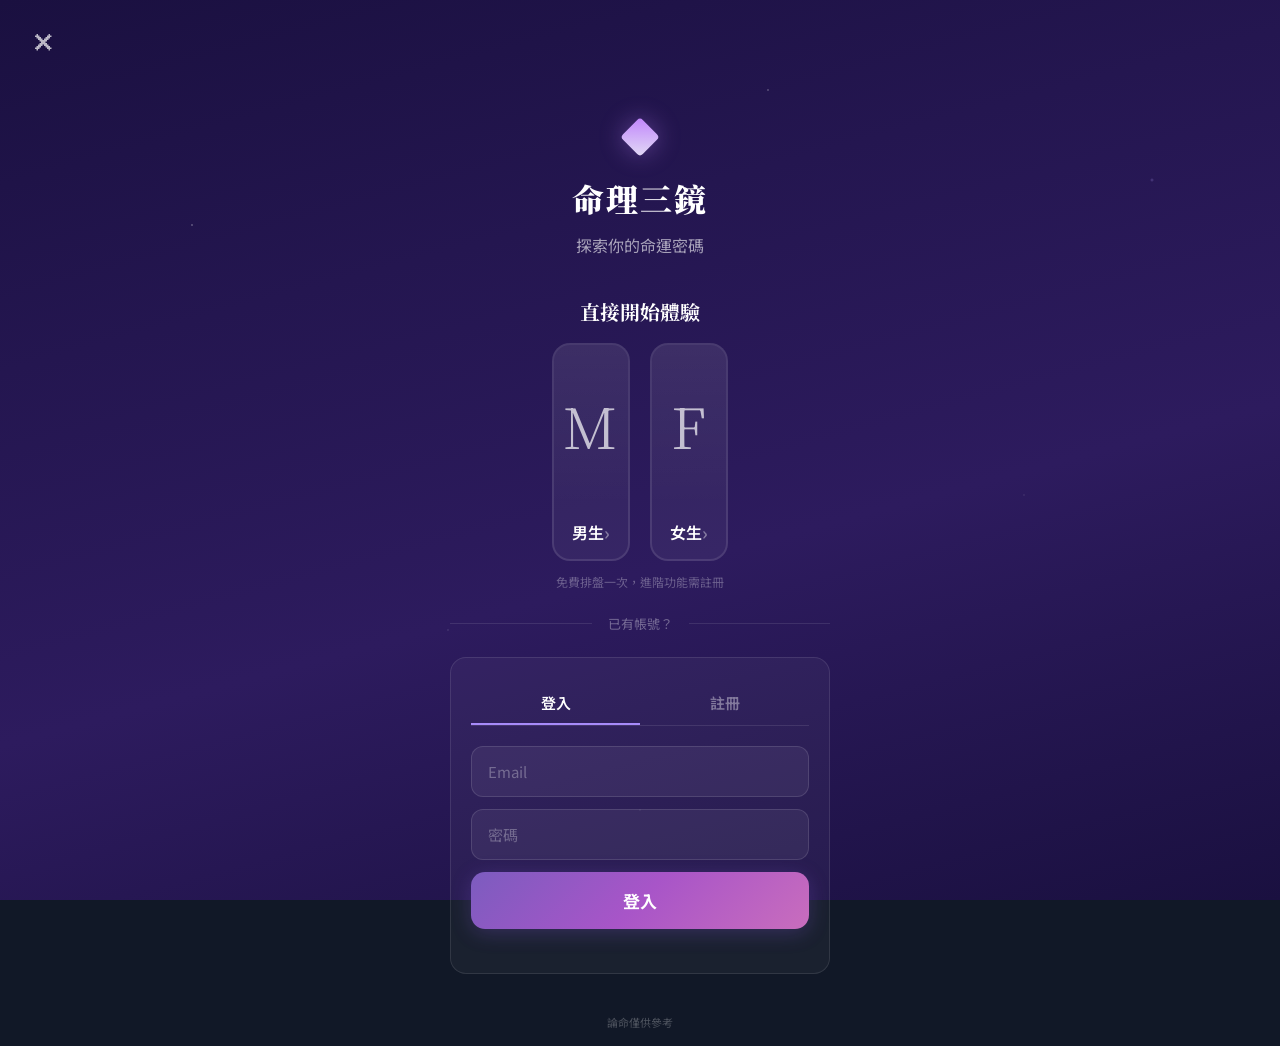
<file: index.html>
<!doctype html>
<html lang="zh-TW">
  <head>
    <meta charset="UTF-8" />
    <link rel="icon" href="data:image/svg+xml,<svg xmlns='http://www.w3.org/2000/svg' viewBox='0 0 100 100'><text y='.9em' font-size='90'>✦</text></svg>" />
    <meta name="viewport" content="width=device-width, initial-scale=1.0" />
    <title>命理三鏡 — AI 交叉解盤</title>
    <script type="module" crossorigin src="./assets/wizard-CNlU5bJK.js"></script>
    <link rel="modulepreload" crossorigin href="./assets/jsx-runtime-CtKVrz-v.js">
    <link rel="stylesheet" crossorigin href="./assets/jsx-runtime-BpaBfale.css">
    <link rel="stylesheet" crossorigin href="./assets/wizard-BfRZbqlV.css">
  </head>
  <body>
    <div id="wizard-root"></div>
  </body>
</html>
</file>
<file: assets/jsx-runtime-BpaBfale.css>
@import "https://fonts.googleapis.com/css2?family=Noto+Serif+TC:wght@400;600;700;900&family=Noto+Sans+TC:wght@300;400;500;700&display=swap";*,:before,:after{box-sizing:border-box;margin:0;padding:0}:root{--bg:#111827;--surface:#161e30e6;--surface2:#1c253acc;--surface3:#232d41b3;--border:#94856926;--border-hover:#9485694d;--border-active:#c4af8266;--gold:#c4af82;--gold-light:#ddd0a8;--gold-dark:#8a7c5a;--text:#d6d0c4;--text-dim:#a09888;--text-muted:#706860;--text-faint:#4d463e;--teal:#7a9e8e;--red:#c97070;--purple:#8e7eaa;--font-serif:"Noto Serif TC", serif;--font-sans:"Noto Sans TC", sans-serif}body{font-family:var(--font-sans);background:var(--bg);color:var(--text);min-height:100vh;overflow-x:hidden}#root{background:linear-gradient(170deg,#111827 0%,#151c2c 50%,#18202e 100%);min-height:100vh}button{font-family:var(--font-sans);cursor:pointer}textarea,input{font-family:var(--font-sans)}@keyframes spin{to{transform:rotate(360deg)}}@keyframes pulse{0%,to{opacity:.6}50%{opacity:1}}@keyframes barMove{0%{left:-30%}to{left:100%}}@keyframes fadeIn{0%{opacity:0;transform:translateY(16px)}to{opacity:1;transform:translateY(0)}}@keyframes float{0%,to{transform:translateY(0)}50%{transform:translateY(-6px)}}::-webkit-scrollbar{width:6px}::-webkit-scrollbar-track{background:0 0}::-webkit-scrollbar-thumb{background:#94856933;border-radius:3px}::-webkit-scrollbar-thumb:hover{background:#94856959}
</file>
<file: assets/wizard-BfRZbqlV.css>
.wizard{flex-direction:column;min-height:100vh;display:flex;position:relative;overflow:hidden}.wizard-bg{z-index:0;background:linear-gradient(165deg,#1a1040 0%,#241650 30%,#2d1b5e 60%,#1a1040 100%);position:fixed;inset:0}.wizard-bg:before{content:"";pointer-events:none;background:radial-gradient(1.5px 1.5px at 15% 25%,#fff6 0%,#0000 100%),radial-gradient(1px 1px at 35% 70%,#ffffff40 0%,#0000 100%),radial-gradient(1.5px 1.5px at 60% 10%,#ffffff59 0%,#0000 100%),radial-gradient(1px 1px at 80% 55%,#fff3 0%,#0000 100%),radial-gradient(1px 1px at 50% 90%,#ffffff26 0%,#0000 100%),radial-gradient(2px 2px at 90% 20%,#b4a0ff4d 0%,#0000 100%);position:absolute;inset:0}.wizard-header{z-index:1;justify-content:space-between;align-items:center;padding:16px 24px;display:flex;position:relative}.wizard-back{color:#ffffffb3;cursor:pointer;background:0 0;border:none;width:40px;padding:8px;font-size:24px;transition:color .2s}.wizard-back:hover{color:#fff}.wizard-logo{font-family:var(--font-serif);letter-spacing:6px;color:#fff;font-size:18px;font-weight:600}.wizard-menu{text-align:right;width:40px}.wizard-progress{z-index:1;justify-content:center;align-items:center;gap:0;padding:8px 40px 16px;display:flex;position:relative}.wizard-progress-track{background:#ffffff26;border-radius:2px;flex:1;max-width:400px;height:3px;position:relative;overflow:hidden}.wizard-progress-fill{background:linear-gradient(90deg,#a78bfa,#c084fc);border-radius:2px;height:100%;transition:width .5s;position:absolute;top:0;left:0}.wizard-progress-labels{justify-content:space-between;max-width:400px;margin:8px auto 0;padding:0 40px;display:flex}.wizard-progress-label{color:#fff6;font-size:11px;transition:color .3s}.wizard-progress-label.active{color:#ffffffd9}.wizard-step-counter{color:#ffffff80;background:#ffffff14;border-radius:12px;padding:3px 10px;font-size:12px;position:absolute;top:8px;right:40px}.wizard-content{z-index:1;flex-direction:column;flex:1;align-items:center;padding:24px;animation:.4s wizardFadeIn;display:flex;position:relative}@keyframes wizardFadeIn{0%{opacity:0;transform:translateY(20px)}to{opacity:1;transform:translateY(0)}}.wizard-question{font-family:var(--font-serif);color:#fff;text-align:center;margin-bottom:32px;font-size:24px;font-weight:700;line-height:1.5}.wizard-subtitle{color:#ffffff8c;text-align:center;margin-top:-20px;margin-bottom:28px;font-size:14px}.wizard-options{flex-direction:column;gap:12px;width:100%;max-width:500px;display:flex}.wizard-option{color:#fff;cursor:pointer;background:#ffffff0f;border:1.5px solid #ffffff1a;border-radius:14px;align-items:center;gap:14px;padding:16px 20px;font-size:16px;transition:all .25s;display:flex}.wizard-option:hover{background:#ffffff1a;border-color:#a08cff66}.wizard-option.selected{background:#7864dc26;border-color:#a08cff99;box-shadow:0 0 20px #7864dc26}.wizard-option-icon{text-align:center;flex-shrink:0;width:32px;font-size:22px}.wizard-option-text{flex:1;font-weight:500}.wizard-option-arrow{color:#ffffff4d;font-size:18px;transition:transform .2s}.wizard-option:hover .wizard-option-arrow{color:#fff9;transform:translate(3px)}.wizard-gender-cards{justify-content:center;gap:20px;max-width:500px;display:flex}.wizard-gender-card{cursor:pointer;background:#ffffff0d;border:2px solid #ffffff1a;border-radius:18px;flex:1;max-width:200px;transition:all .3s;overflow:hidden}.wizard-gender-card:hover{border-color:#a08cff80;transform:translateY(-2px)}.wizard-gender-card.selected{border-color:#a08cffb3;box-shadow:0 4px 24px #7864dc40}.wizard-gender-label{color:#fff;justify-content:space-between;align-items:center;padding:14px 18px;font-size:16px;font-weight:600;display:flex}.wizard-gender-label span:last-child{color:#fff6;font-size:18px}.wizard-date-row{justify-content:center;gap:12px;width:100%;max-width:400px;display:flex}.wizard-select-wrap{flex:1;position:relative}.wizard-select-wrap label{color:#ffffff73;text-align:center;margin-bottom:6px;font-size:12px;display:block}.wizard-select{color:#fff;text-align:center;cursor:pointer;appearance:none;background:#ffffff14;border:1.5px solid #ffffff26;border-radius:12px;width:100%;padding:14px 12px;font-size:16px;transition:border-color .2s}.wizard-select:focus{border-color:#a08cff80;outline:none}.wizard-select option{color:#fff;background:#2d1b5e}.wizard-hint{background:#ffffff0f;border-radius:12px;align-items:flex-start;gap:12px;width:100%;max-width:500px;margin-bottom:24px;padding:14px 18px;display:flex}.wizard-hint-icon{flex-shrink:0;font-size:28px}.wizard-hint-text{color:#ffffffa6;font-size:13px;line-height:1.6}.wizard-time-grid{grid-template-columns:repeat(3,1fr);gap:10px;width:100%;max-width:420px;display:grid}.wizard-time-btn{color:#fff;text-align:center;cursor:pointer;background:#ffffff0f;border:1.5px solid #ffffff1a;border-radius:12px;padding:14px 8px;font-size:14px;transition:all .2s}.wizard-time-btn:hover{background:#ffffff1a;border-color:#a08cff66}.wizard-time-btn.selected{background:#7864dc26;border-color:#a08cff99}.wizard-time-btn .shichen{font-size:16px;font-weight:600}.wizard-time-btn .hours{color:#fff6;margin-top:3px;font-size:11px}.wizard-cta{color:#fff;cursor:pointer;text-align:center;background:linear-gradient(135deg,#7c5cbf,#a855c8,#c96dbd);border:none;border-radius:14px;width:100%;max-width:500px;margin-top:auto;margin-bottom:24px;padding:16px;font-size:17px;font-weight:700;transition:all .3s;box-shadow:0 4px 20px #7850c84d}.wizard-cta:hover{transform:translateY(-1px);box-shadow:0 6px 30px #7850c873}.wizard-cta:disabled{opacity:.4;cursor:not-allowed;box-shadow:none;transform:none}.wizard-cta-secondary{color:#ffffff80;cursor:pointer;background:0 0;border:none;margin-bottom:16px;padding:12px;font-size:15px}.wizard-cta-secondary:hover{color:#fffc}.wizard-welcome{z-index:1;text-align:center;flex-direction:column;flex:1;align-items:center;padding:40px 24px 24px;display:flex;position:relative}.wizard-welcome-icon{margin-bottom:24px;font-size:48px;animation:4s ease-in-out infinite float}.wizard-welcome h1{font-family:var(--font-serif);color:#fff;letter-spacing:2px;margin-bottom:12px;font-size:32px;font-weight:900}.wizard-welcome .tagline{color:#fff9;margin-bottom:40px;font-size:16px}.wizard-badges{gap:16px;margin-bottom:48px;display:flex}.wizard-badge{color:#ffffffa6;background:#ffffff0f;border-radius:20px;align-items:center;gap:6px;padding:8px 16px;font-size:13px;display:flex}.wizard-badge-icon{color:#a78bfa;font-size:14px}.wizard-loading{text-align:center;flex-direction:column;justify-content:center;align-items:center;gap:24px;padding-top:80px;display:flex}.wizard-loading-anim{width:120px;height:120px;position:relative}.wizard-loading-ring{border:2px solid #a08cff26;border-top-color:#a78bfa;border-radius:50%;animation:1.5s linear infinite spin;position:absolute;inset:0}.wizard-loading-ring:nth-child(2){border-top-color:#c084fc;animation-duration:2s;animation-direction:reverse;inset:12px}.wizard-loading-ring:nth-child(3){border-top-color:#e879a8;animation-duration:2.5s;inset:24px}.wizard-loading-star{justify-content:center;align-items:center;font-size:28px;animation:2s ease-in-out infinite pulse;display:flex;position:absolute;inset:36px}.wizard-loading-text{color:#ffffffb3;font-size:16px;animation:2s ease-in-out infinite pulse}.wizard-loading-step{color:#fff6;font-size:13px}.wizard-result{width:100%;max-width:700px;margin:0 auto}.wizard-result-card{background:#ffffff0f;border:1px solid #ffffff1a;border-radius:16px;margin-bottom:16px;padding:24px;animation:.5s wizardFadeIn}.wizard-result-card h3{font-family:var(--font-serif);color:#c4b5fd;align-items:center;gap:8px;margin-bottom:16px;font-size:18px;display:flex}.wizard-result-text{color:#fffc;white-space:pre-wrap;font-size:15px;line-height:1.8}.wizard-result-actions{flex-wrap:wrap;gap:12px;margin-top:24px;display:flex}.wizard-result-btn{cursor:pointer;border-radius:12px;padding:12px 24px;font-size:14px;font-weight:600;transition:all .2s}.wizard-result-btn.primary{color:#fff;background:linear-gradient(135deg,#7c5cbf,#a855c8);border:none}.wizard-result-btn.secondary{color:#ffffffbf;background:#ffffff0f;border:1px solid #ffffff26}.wizard-result-btn:hover{transform:translateY(-1px)}.wizard-chat{box-sizing:border-box;width:100%;max-width:700px;margin:0 auto;overflow:hidden}.wizard-chat-messages{flex-direction:column;gap:12px;max-height:300px;margin-bottom:16px;padding:4px;display:flex;overflow-y:auto}.wizard-chat-msg{border-radius:14px;max-width:85%;padding:12px 16px;font-size:14px;line-height:1.6}.wizard-chat-msg.user{color:#fff;background:#7864dc33;border:1px solid #a08cff33;align-self:flex-end}.wizard-chat-msg.assistant{color:#ffffffd9;white-space:pre-wrap;background:#ffffff0f;border:1px solid #ffffff14;align-self:flex-start}.wizard-chat-input{box-sizing:border-box;gap:8px;width:100%;display:flex}.wizard-chat-input input{color:#fff;background:#ffffff0f;border:1.5px solid #ffffff1f;border-radius:12px;flex:1;min-width:0;padding:14px 18px;font-size:15px}.wizard-chat-input input:focus{border-color:#a08cff66;outline:none}.wizard-chat-input input::placeholder{color:#ffffff4d}.wizard-chat-input button{white-space:nowrap;color:#fff;cursor:pointer;background:linear-gradient(135deg,#7c5cbf,#a855c8);border:none;border-radius:12px;flex-shrink:0;padding:14px 20px;font-size:15px}.wizard-chat-input button:disabled{opacity:.4}.wizard-input{color:#fff;text-align:center;background:#ffffff14;border:1.5px solid #ffffff26;border-radius:12px;width:100%;max-width:400px;padding:14px 18px;font-size:16px}.wizard-input:focus{border-color:#a08cff80;outline:none}.wizard-input::placeholder{color:#ffffff4d}.wizard-system-cards{grid-template-columns:1fr 1fr;gap:12px;width:100%;max-width:420px;display:grid}.wizard-system-card{text-align:center;cursor:pointer;background:#ffffff0f;border:1.5px solid #ffffff1a;border-radius:14px;padding:20px 16px;transition:all .25s}.wizard-system-card:hover{background:#ffffff1a}.wizard-system-card.selected{background:#7864dc26;border-color:#a08cff99}.wizard-system-card .sys-icon{margin-bottom:8px;font-size:32px;display:block}.wizard-system-card .sys-name{color:#fff;font-size:15px;font-weight:600}.wizard-system-card .sys-desc{color:#fff6;margin-top:4px;font-size:11px}.wizard-confirm{width:100%;max-width:500px}.wizard-confirm-card{background:#ffffff0f;border:1px solid #ffffff1a;border-radius:16px;margin-bottom:24px;padding:24px}.wizard-confirm-row{border-bottom:1px solid #ffffff0f;justify-content:space-between;padding:10px 0;font-size:15px;display:flex}.wizard-confirm-row:last-child{border-bottom:none}.wizard-confirm-label{color:#ffffff73}.wizard-confirm-value{color:#fff;font-weight:600}.wizard-footer{z-index:1;text-align:center;color:#ffffff40;padding:16px;font-size:11px;position:relative}.mode-selector{z-index:1;flex-direction:column;justify-content:center;align-items:center;min-height:100vh;padding:40px 24px;display:flex;position:relative}.mode-selector-bg{z-index:0;background:linear-gradient(165deg,#111827 0%,#1a1040 50%,#151c2c 100%);position:fixed;inset:0}.mode-selector h1{font-family:var(--font-serif);color:#fff;z-index:1;margin-bottom:8px;font-size:28px;position:relative}.mode-selector .tagline{color:#ffffff80;z-index:1;margin-bottom:48px;font-size:14px;position:relative}.mode-cards{z-index:1;gap:24px;width:100%;max-width:600px;display:flex;position:relative}.mode-card{text-align:center;cursor:pointer;background:#ffffff0d;border:1.5px solid #ffffff1a;border-radius:20px;flex:1;padding:32px 24px;transition:all .3s}.mode-card:hover{background:#ffffff14;border-color:#a08cff66;transform:translateY(-4px)}.mode-card-icon{margin-bottom:16px;font-size:48px}.mode-card h3{font-family:var(--font-serif);color:#fff;margin-bottom:8px;font-size:18px}.mode-card p{color:#ffffff80;font-size:13px;line-height:1.6}.mode-card-tag{border-radius:12px;margin-top:16px;padding:4px 14px;font-size:11px;font-weight:600;display:inline-block}.mode-card-tag.classic{color:#7a9e8e;background:#7a9e8e26}.mode-card-tag.new{color:#a78bfa;background:#a08cff26}.mode-selector-logout{z-index:1;color:#ffffff59;cursor:pointer;background:0 0;border:none;margin-top:32px;font-size:13px;position:relative}.mode-selector-logout:hover{color:#fff9}.wizard-result-sections{flex-direction:column;gap:16px;display:flex}.wizard-section{background:#ffffff0d;border:1px solid #ffffff14;border-radius:16px;padding:20px 22px;animation:.4s both wizardFadeIn}.wizard-section:first-child{animation-delay:0s}.wizard-section:nth-child(2){animation-delay:80ms}.wizard-section:nth-child(3){animation-delay:.16s}.wizard-section:nth-child(4){animation-delay:.24s}.wizard-section:nth-child(5){animation-delay:.32s}.wizard-section-header{border-bottom:1px solid #ffffff14;margin-bottom:14px;padding-bottom:12px}.wizard-section-title{font-family:var(--font-serif);color:#e2daf5;letter-spacing:.5px;font-size:17px;font-weight:700}.wizard-section-body{color:#ffffffc7;white-space:pre-wrap;font-size:15px;line-height:1.85}.wizard-section-summary{color:#ffffffeb;white-space:pre-wrap;background:linear-gradient(135deg,#a78bfa1f,#c084fc14);border-left:3px solid #a78bfa99;border-radius:0 10px 10px 0;margin-top:14px;padding:12px 16px;font-size:14px;font-weight:500;line-height:1.7}.wizard-heban-promo{background:linear-gradient(135deg,#7864dc1a,#c864b414);border:1.5px solid #a08cff33;border-radius:16px;margin:24px 0;padding:24px}.wizard-heban-promo-header{align-items:flex-start;gap:14px;display:flex}.wizard-heban-promo-icon{color:#c084fc;flex-shrink:0;font-size:28px;animation:3s ease-in-out infinite pulse}.wizard-heban-promo-title{font-family:var(--font-serif);color:#fff;margin-bottom:6px;font-size:17px;font-weight:700}.wizard-heban-promo-desc{color:#ffffff8c;font-size:13px;line-height:1.5}.wizard-heban-form{margin-top:20px}.wizard-heban-label{color:#ffffffa6;margin-top:16px;margin-bottom:8px;font-size:13px;font-weight:600}.wizard-heban-label:first-child{margin-top:0}.wizard-heban-relations{flex-wrap:wrap;gap:8px;margin-bottom:8px;display:flex}.wizard-heban-rel-btn{color:#fffc;cursor:pointer;background:#ffffff0f;border:1.5px solid #ffffff1a;border-radius:10px;padding:10px 16px;font-size:14px;transition:all .2s}.wizard-heban-rel-btn:hover{background:#ffffff1a;border-color:#a08cff4d}.wizard-heban-rel-btn.selected{color:#fff;background:#7864dc26;border-color:#a08cff99}.wizard-heban-result{margin:24px 0;animation:.5s wizardFadeIn}.wizard-quick-questions{flex-direction:column;gap:10px;margin-bottom:20px;display:flex}.wizard-quick-q-btn{color:#ffffffd9;text-align:left;cursor:pointer;background:#ffffff0d;border:1.5px solid #ffffff1f;border-radius:12px;width:100%;padding:14px 18px;font-size:15px;transition:all .2s}.wizard-quick-q-btn:hover{color:#fff;background:#7864dc1f;border-color:#a08cff59}.wizard-quick-q-btn:disabled{opacity:.4;cursor:not-allowed}.wizard-quick-q-divider{color:#ffffff59;text-align:center;margin:12px 0 4px;font-size:13px;position:relative}.wizard-quick-q-divider:before,.wizard-quick-q-divider:after{content:"";background:#ffffff1a;width:28%;height:1px;position:absolute;top:50%}.wizard-quick-q-divider:before{left:0}.wizard-quick-q-divider:after{right:0}.wizard-quick-q-deep{background:#c8a0640f;border-color:#c8a06433;font-weight:600}.wizard-quick-q-deep:hover{background:#c8a0641f;border-color:#c8a06466}.wizard-quick-q-heban{background:#7864dc0f;border-color:#a08cff2e}.wizard-quick-q-heban:hover{background:#7864dc26;border-color:#a08cff66}.wizard-quick-q-toggle{color:#ffffff80;cursor:pointer;background:0 0;border:1px solid #ffffff26;border-radius:20px;margin:0 auto 16px;padding:8px 20px;font-size:13px;transition:all .2s;display:block}.wizard-quick-q-toggle:hover{color:#fffc;border-color:#a08cff59}.wizard-diamond{display:inline-block;position:relative}.wizard-diamond:before{content:"";background:linear-gradient(135deg,#c084fc,#e2daf5);border-radius:2px;width:12px;height:12px;display:inline-block;transform:rotate(45deg)}.wizard-welcome-icon.wizard-diamond{margin-bottom:24px;font-size:0}.wizard-welcome-icon.wizard-diamond:before{border-radius:4px;width:28px;height:28px;box-shadow:0 0 24px #c084fc66}.wizard-loading-star.wizard-diamond:before{border-radius:3px;width:18px;height:18px;animation:2s ease-in-out infinite pulse;box-shadow:0 0 16px #c084fc80}.wizard-heban-promo-icon.wizard-diamond{flex-shrink:0;justify-content:center;align-items:center;width:28px;height:28px;font-size:0;display:flex}.wizard-heban-promo-icon.wizard-diamond:before{border-radius:3px;width:16px;height:16px;box-shadow:0 0 12px #c084fc66}.wizard-gender-icon{color:#ffffffb3;width:100%;height:160px;font-size:56px;font-weight:300;font-family:var(--font-serif);letter-spacing:2px;background:linear-gradient(#ffffff0d,#0000);justify-content:center;align-items:center;display:flex}.wizard-welcome-auth{flex-direction:column;align-items:center;width:100%;max-width:380px;display:flex}.wizard-welcome-auth-card{background:#ffffff0a;border:1px solid #ffffff1a;border-radius:16px;width:100%;padding:24px 20px 20px}.wizard-welcome-auth-tabs{border-bottom:1px solid #ffffff1a;gap:0;margin-bottom:20px;display:flex}.wizard-welcome-auth-tab{color:#fff6;cursor:pointer;background:0 0;border:none;border-bottom:2px solid #0000;flex:1;padding:10px 0;font-size:15px;font-weight:600;transition:all .2s}.wizard-welcome-auth-tab.active{color:#fff;border-bottom-color:#a78bfa}.wizard-welcome-auth-tab:hover{color:#ffffffb3}.wizard-welcome-divider{align-items:center;gap:16px;width:100%;max-width:380px;margin:24px 0;display:flex}.wizard-welcome-divider:before,.wizard-welcome-divider:after{content:"";background:#ffffff1a;flex:1;height:1px}.wizard-welcome-divider span{color:#ffffff59;font-size:13px}.wizard-guest-note{color:#ffffff4d;text-align:center;margin-top:12px;font-size:12px}.wizard-user-greeting{color:#fff9;align-items:center;gap:12px;margin-bottom:20px;font-size:14px;display:flex}.wizard-logout-link{color:#ffffff59;cursor:pointer;background:0 0;border:none;font-size:12px;text-decoration:underline}.wizard-logout-link:hover{color:#fff9}.wizard-auth-overlay{-webkit-backdrop-filter:blur(4px);backdrop-filter:blur(4px);z-index:100;background:#0009;justify-content:center;align-items:center;padding:24px;animation:.25s wizardFadeIn;display:flex;position:fixed;inset:0}.wizard-auth-modal{background:linear-gradient(165deg,#241650,#1a1040);border:1.5px solid #ffffff1f;border-radius:20px;width:100%;max-width:380px;padding:36px 28px 28px;position:relative;box-shadow:0 20px 60px #00000080}.wizard-auth-close{color:#fff6;cursor:pointer;background:0 0;border:none;font-size:18px;position:absolute;top:14px;right:16px}.wizard-auth-close:hover{color:#ffffffb3}.wizard-auth-title{font-family:var(--font-serif);color:#fff;text-align:center;margin-bottom:8px;font-size:20px;font-weight:700}.wizard-auth-subtitle{color:#ffffff80;text-align:center;margin-bottom:24px;font-size:13px;line-height:1.5}.wizard-auth-input{color:#fff;box-sizing:border-box;background:#ffffff0f;border:1.5px solid #ffffff1f;border-radius:12px;width:100%;margin-bottom:12px;padding:14px 16px;font-size:15px}.wizard-auth-input:focus{border-color:#a08cff80;outline:none}.wizard-auth-input::placeholder{color:#ffffff4d}.wizard-auth-error{color:#f87171;text-align:center;margin-bottom:8px;font-size:13px}.wizard-auth-switch{color:#ffffff73;cursor:pointer;background:0 0;border:none;margin:16px auto 0;font-size:13px;display:block}.wizard-auth-switch:hover{color:#ffffffbf}@media (width<=600px){.wizard-content{padding:16px}.wizard-gender-cards{gap:12px}.wizard-gender-icon{height:100px;font-size:44px}.wizard-question{margin-bottom:20px;font-size:20px}.wizard-time-grid{grid-template-columns:repeat(2,1fr)}.mode-cards{flex-direction:column}.wizard-system-cards{grid-template-columns:1fr}.wizard-welcome h1{font-size:26px}.wizard-chat,.wizard-chat-input{box-sizing:border-box;width:100%}.wizard-chat-input input{min-width:0;padding:12px 14px;font-size:14px}.wizard-chat-input button{white-space:nowrap;flex-shrink:0;padding:12px 14px;font-size:14px}.wizard-section{padding:16px}.wizard-section-title{font-size:15px}.wizard-section-body{font-size:14px;line-height:1.75}.wizard-heban-promo{padding:16px}.wizard-heban-relations{gap:6px}.wizard-heban-rel-btn{padding:8px 12px;font-size:13px}.wizard-date-row{gap:8px}.wizard-select{padding:12px 8px;font-size:14px}.wizard-result-actions{flex-direction:column;gap:8px}.wizard-result-btn{text-align:center;width:100%}.wizard-cta{margin-bottom:16px}.wizard-header{padding:12px 16px}.wizard-logo{letter-spacing:4px;font-size:16px}}
</file>
